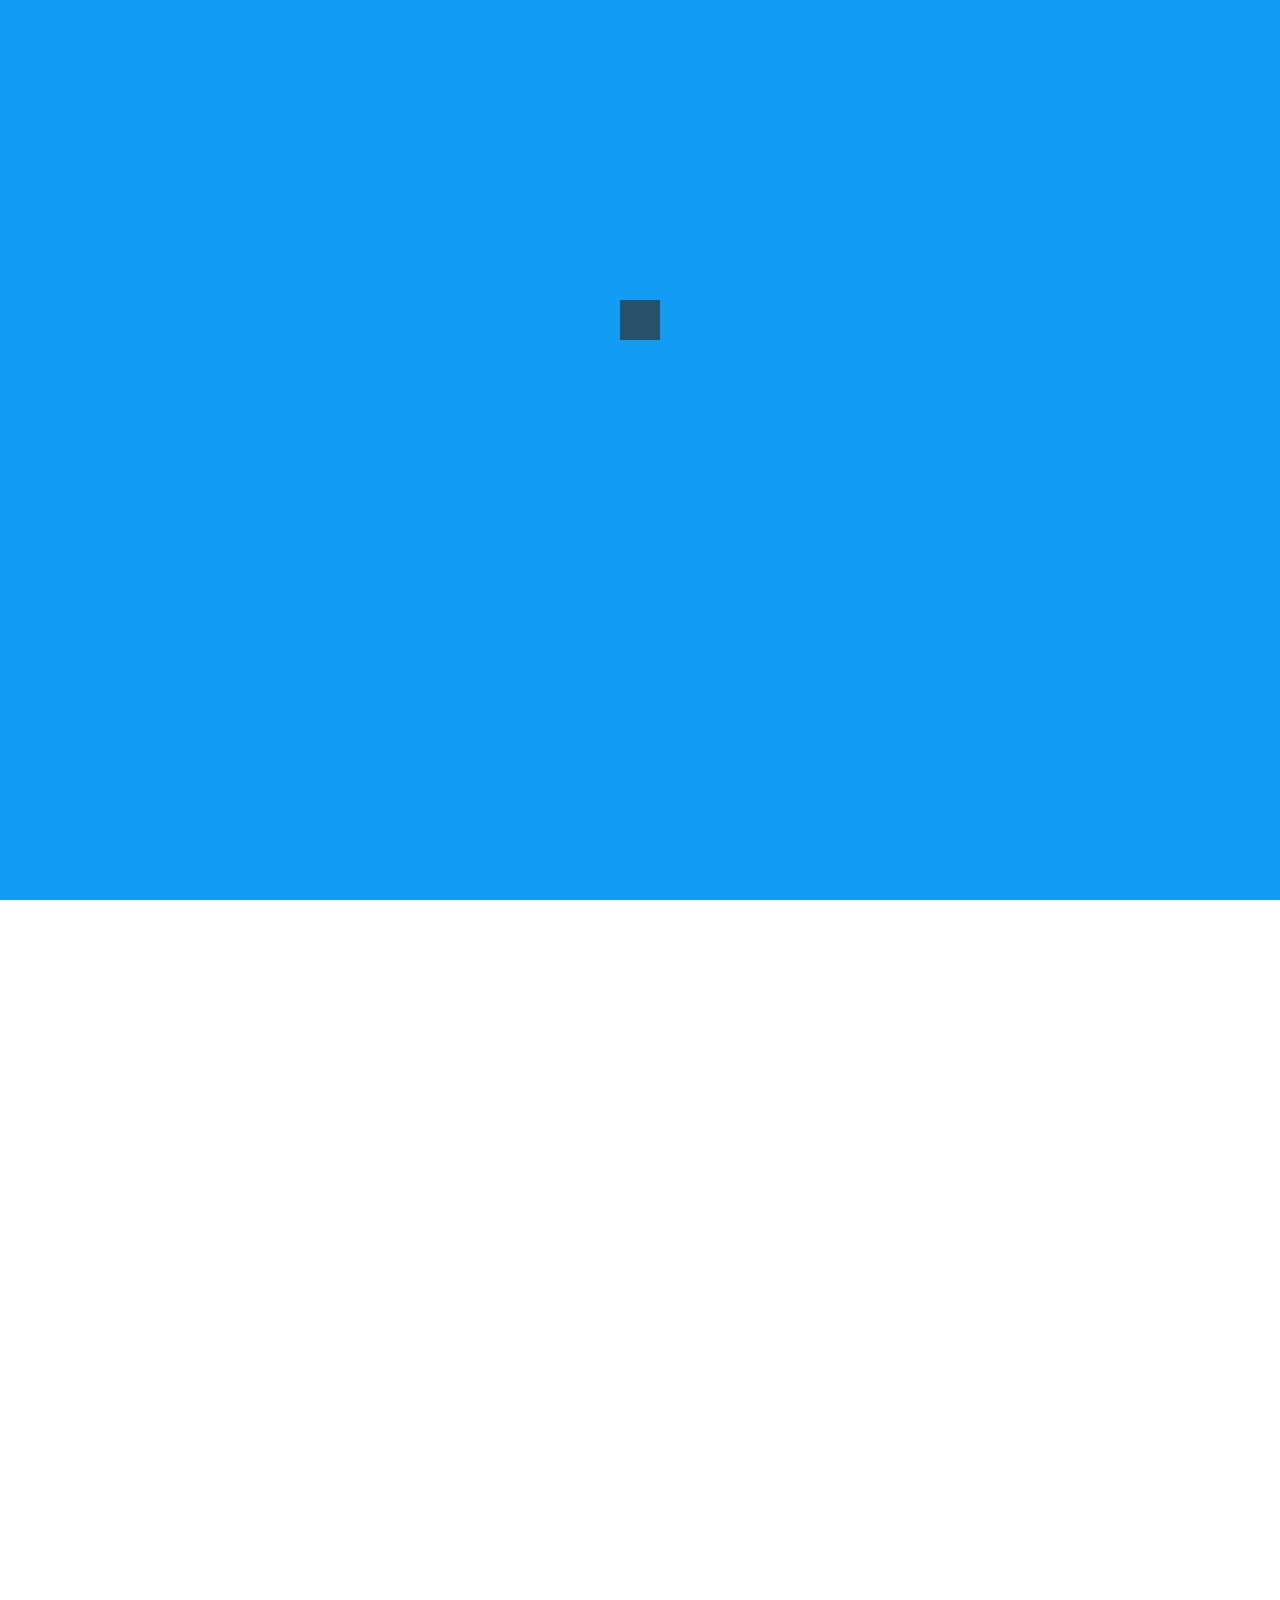
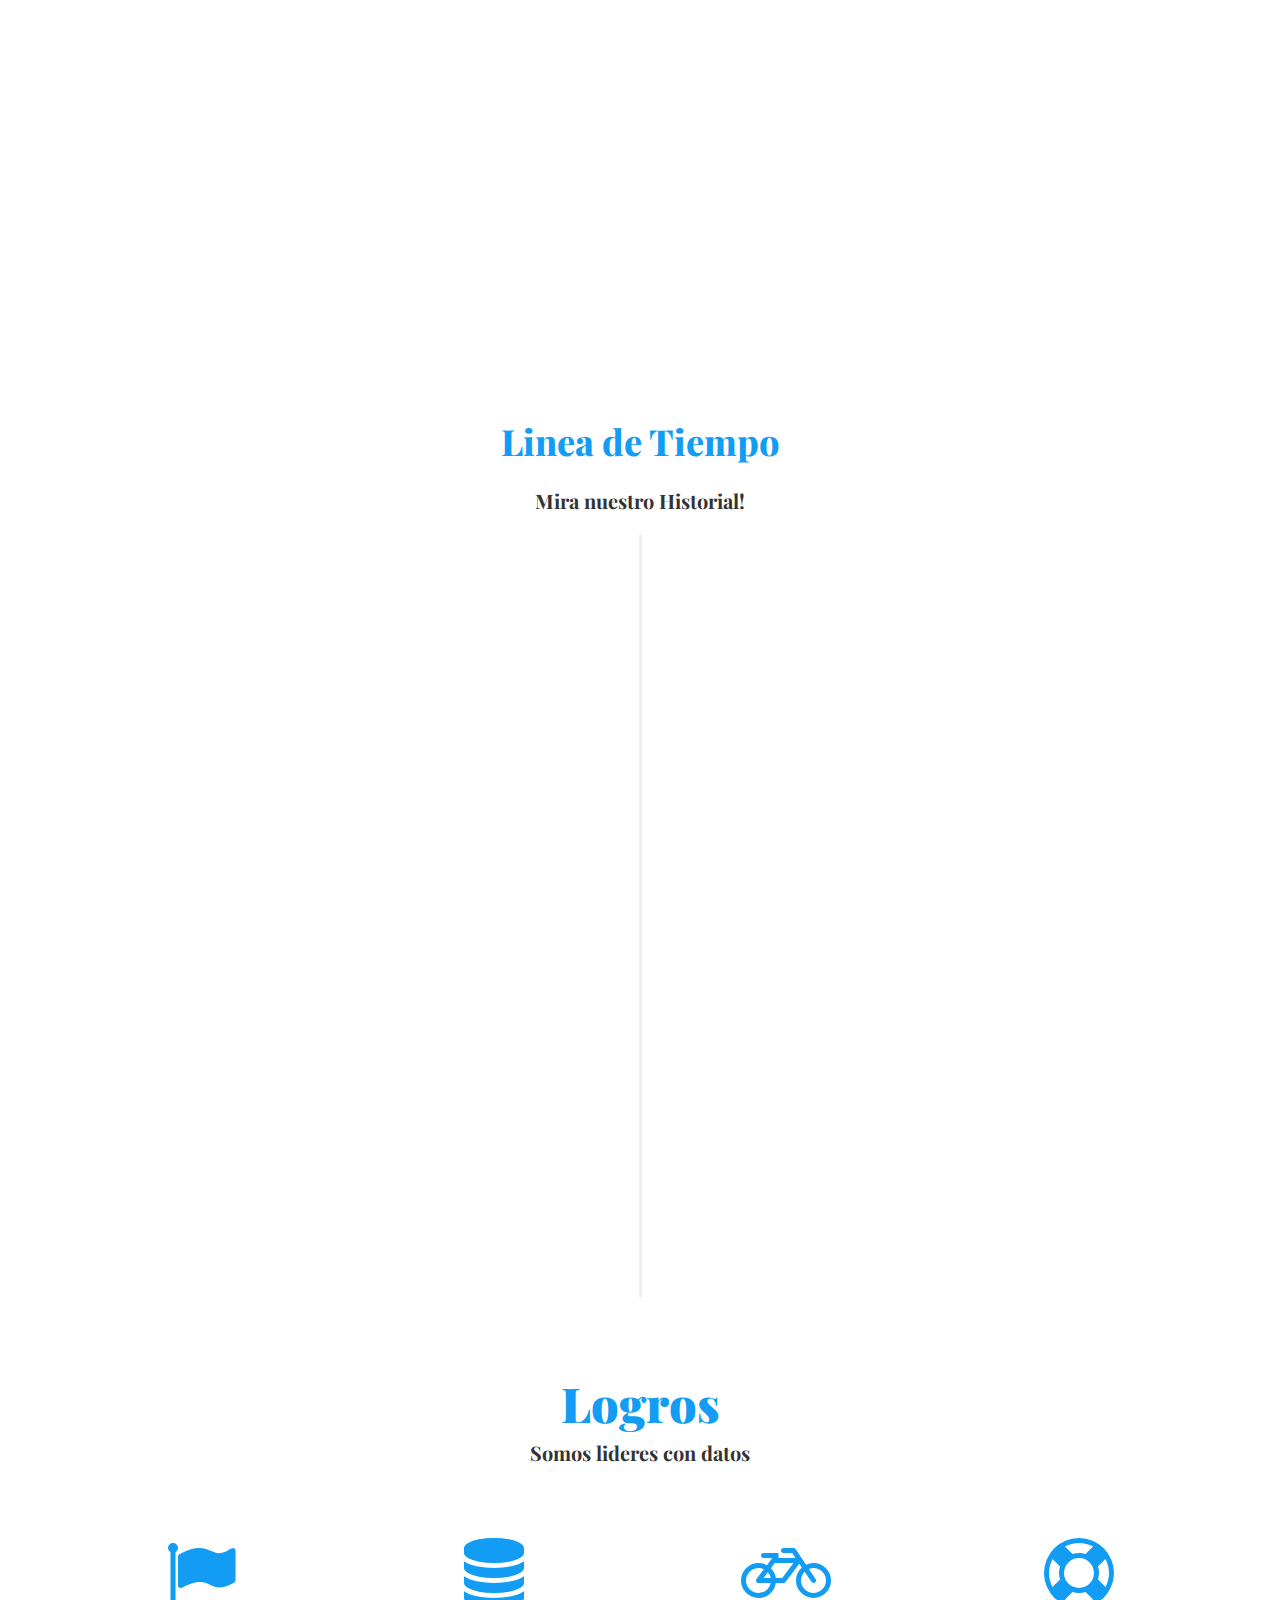
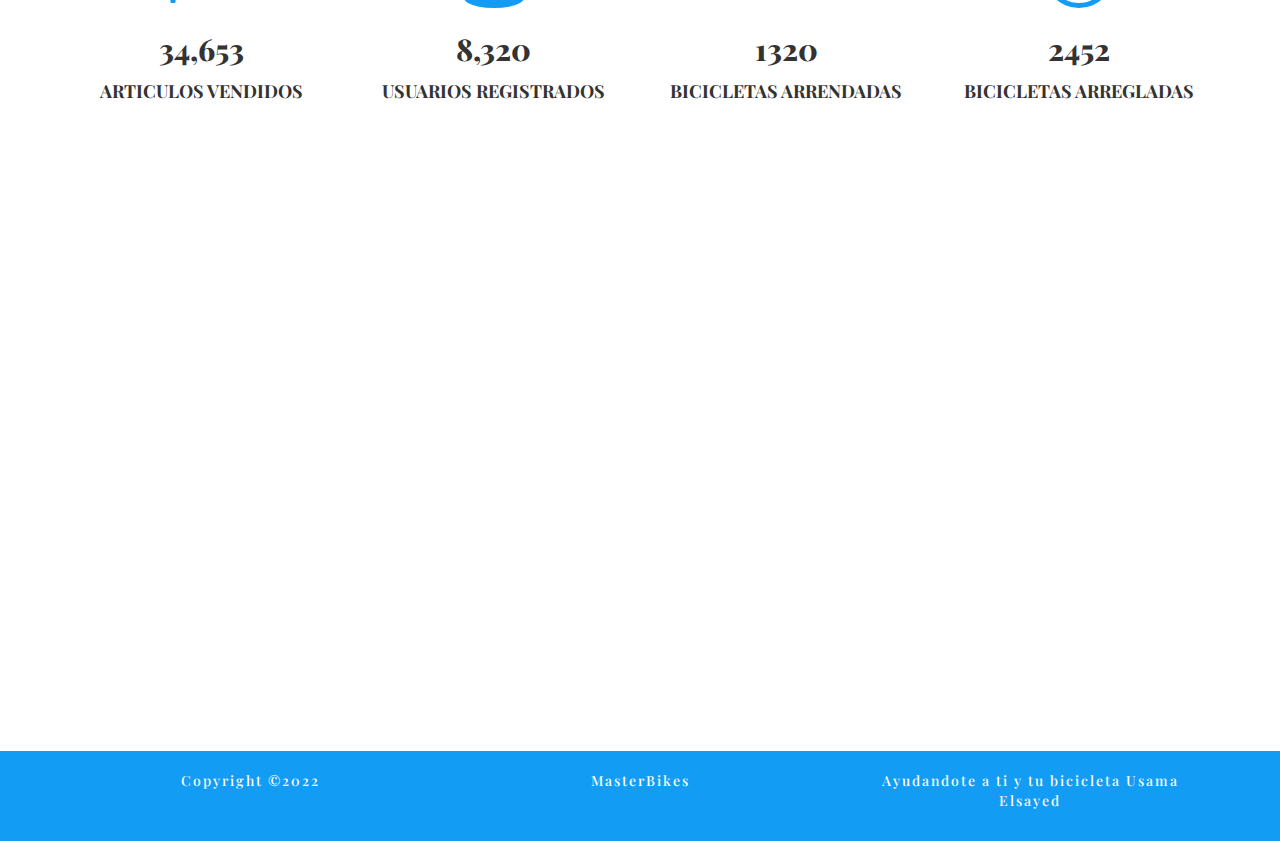
<file: index.html>
<!DOCTYPE html>
<html>
    <head>
        <title>
            MasterBikes
        </title>
        <meta charset="utf-8">
        <!--CSS-->
        <link rel="stylesheet" type="text/css" href="css/font-awesome.min.css">
        <link rel="stylesheet" type="text/css" href="css/bootstrap.min.css">
        <link rel="stylesheet" type="text/css" href="css/style.css">
        <link rel="stylesheet" type="text/css" href="css/animate.css">
        <!--Google Fonts-->
        <link href="https://fonts.googleapis.com/css?family=Playfair+Display" rel="stylesheet">
        <link href="https://fonts.googleapis.com/css?family=Josefin+Sans" rel="stylesheet">
    </head>
    <body>
       <header class="header" id="HOME">
                 <!-- Navigation -->
            <nav class="navbar navbar-default navbar-fixed-top">
                <div class="container">
                    <!-- Brand and toggle get grouped for better mobile display -->
                    <div class="navbar-header">
                      <button type="button" class="navbar-toggle collapsed" data-toggle="collapse" data-target="#loso-navbar-collapse-1" aria-expanded="false">
                        <span class="sr-only">Toggle navigation</span>
                        <span class="icon-bar"></span>
                        <span class="icon-bar"></span>
                        <span class="icon-bar"></span>
                      </button>
                      <a class="navbar-brand" href="#">
                          <!-- small size logo -->
                          <img src="images/logobike.png" alt="logo">

                        </a>
                    </div>

                <!-- Collect the nav links, forms, and other content for toggling -->
                <div class="collapse navbar-collapse" id="loso-navbar-collapse-1">
                  <ul class="nav navbar-nav navbar-right">
                        <li><a href="#HOME" class="nav-item">Inicio</a></li>
                        <li><a href="#about" class="nav-item">Sobre Nosotros</a></li>
                        <li><a href="#performers" class="nav-item">Equipo</a></li>
                        <li><a href="#timeline" class="nav-item">Linea de tiempo</a></li>
                        <li><a href="#numbers" class="nav-item">Logros</a></li>
                        <li><a href="#contact-us" class="nav-item">Contactanos</a></li>
                        <li><a href="carrito.html" class="nav-item">Carrito</a></li>
                        <li><a href="login.html" class="nav-item">Login</a></li>
                  </ul>
                </div><!-- /.navbar-collapse -->
              </div><!-- /.container-fluid -->
</nav>
           <div class="header-overlay">
               <div class="container">
                   <div class="row">
                    <div class="col-md-12">
                        <!--Logo-->
                        <div class="logo text-center">
                            <img src="images/logobike.png" height="80px" width="80px" class="logoimg" />
                        </div>
                    </div>
                    <div class="row">
                    <div class="col-md-8 wow bounceIn">
                        <div class="header-text">
                            <h1>Estamos para ayudarte</h1>
                            <p>Registrate en nuestra pagina y podras disfrutar de nuestro excelente servicio</p>
                        </div>
                        <div class="header-btns">
                          <a href="#about">
                              <i class="fa fa-angle-down wow bounceInUp"></i>
                          </a>
                      </div>
                    </div>
                    <div class="col-md-4">
                       <div class="header-col"></div>
                    </div>
                </div>
                </div>
                   <div class="row"></div>
               </div>
           </div>
       </header>
       <!--Section About-->
       <section id="about">
           <div class="section-about">
              <div class="container">
                  <div class="row">
                      <div class="col-md-12 wow bounceIn">
                          <h2 class="section-title">Sobre MasterBikes</h2>
                          <p class="under-heading">Conoce nuestros servicios</p>
                      </div>
                  </div>
              </div>
               <div class="section-wrapper">
                   <div class="container">
               <div class="row">
                   <div class="col-md-4 wow bounceInDown">
                           <a href="#"><i class="fa fa-user fa-5x square"></i></a>
                           <h3 class="heading">Productos</h3>
                           <p class="col-caption">Compre piezas y accesorios para su bicicleta aqui tenemos de todo</p>
                   </div>
                    <div class="col-md-4 wow bounceInDown">
                           <a href="#"><i class="fa fa-bicycle fa-5x"></i></a>
                           <h3 class="heading">Arriendo de bicicletas</h3>
                           <p class="col-caption">Pide un dia para andar en bicicleta y devuelvela al dia siguente</p>
                    </div>
                    <div class="col-md-4 wow bounceInRight">
                           <a href="#"><i class="fa fa-location-arrow fa-5x"></i></a>
                           <h3 class="heading">Seguimiento de arreglos</h3>
                           <p class="col-caption">Deje su bicicleta en manos de profesionales y sepa en actualizaciones en tiempo real como esta siendo arreglada</p>
                    </div>
               </div>
           </div>
               </div>
           </div>
       </section><!--end of about section-->
       <!--Performers Section-->
       <section class="performer-section" id="performers">
           <div class="performer wow flipInY">
            <div class="performer-overlay">
                      <div class="container">
                          <div class="row">
                              <div class="col-md-12">

                                <h2 class="section-title">Equipo destacado</h2>

                              </div>
                          </div>
                      </div>
                       <div class="section-wrapper">
                           <div class="container">
                           <div class="row">
                            <div class="col-md-12">
                            <div id="carousel-performer" class="carousel slide" data-ride="carousel">
                                  <!-- Indicators -->
                                  <ol class="carousel-indicators">
                                    <li data-target="#carousel-performer" data-slide-to="0" class="active"></li>
                                    <li data-target="#carousel-performer" data-slide-to="1"></li>
                                    <li data-target="#carousel-performer" data-slide-to="2"></li>
                                  </ol>
                                  <!-- Wrapper for slides -->
                                  <div class="carousel-inner" role="listbox">
                                    <div class="item active">
                                      <img src="images/new_icons_02.png" alt="Client01">
                                      <div class="performer-caption">
                                        <h2>Adrian Koussa <span class="job"> Dueño </span></h2>
                                        <p>Adrian es codirector del equipo. Ha estado diseñando y creando juegos durante años, creando mundos locos para que la gente husmee y explore. Le encantan los juegos desde que su papá encontró las botas de alas para él en Zelda 2, y quiere recrear esa experiencia de aventura y emoción para otras personas.</p>
                                      </div>
                                    </div>
                                    <div class="item">
                                      <img src="images/new_icons_03.png" alt="Client02">
                                      <div class="performer-caption">
                                        <h2>Mohamed Koussa<span class="job"> Administrador </span></h2>
                                        <p>Mohamed es el codificador supremamente talentoso del Equipo. Mohamed ha estado construyendo los sistemas, ajustando y optimizando y agregando un conjunto de todas las características nuevas y emocionantes. Jack ha trabajado con Team desde hace algún tiempo, siendo fundamental en los lanzamientos de consola de Hollow Knight y en el desarrollo de su gran paquete final de contenido gratuito, Godmaster.</p>
                                      </div>
                                    </div>
                                    <div class="item">
                                      <img src="images/new_icons_01.png" alt="Client03">
                                      <div class="performer-caption">
                                        <h2>Monika Kuznetsov <span class="job"> Gerente</span></h2>
                                        <p>Monika es codirector del equipo Cherry. Anteriormente dirigió el estudio de animación Mechanical Apple y ha trabajado en innumerables proyectos en películas, juegos y videos musicales. Monika ha estado modificando juegos desde antes de que las computadoras fueran en color y le encantan desde su primer alquiler de juegos: Faxanadu para NES.</p>
                                      </div>
                                    </div>
                                   </div>
                           </div>
                        </div>
                       </div>
                       </div>
                       </div>
               </div>
               </div>
       </section><!--End of Performers-->
       <section class="why-us" id="timeline">
            <div class="section-timeline">
                <div class="container">
                    <h2 class="heading">Linea de<span class="bold-green"> Tiempo</span></h2>
                    <p class="lead under-heading text-center">Mira nuestro Historial!</p>
                    <ul class="timeline">
                        <li>
                            <div class="timeline-badge"><span class="counteryear">2018</span></div>
                            <div class="timeline-panal wow bounceIn">
                                <div class="timeline-heading">
                                    <h4 class="timeline-title">Lideres en arrendar <span class="blue-underline"> Bicicletas</span> </h4>
                                    <p><small class="text-muted"><i class="fa fa-clock-o"></i> 3 meses </small></p>
                                </div>
                                <div class="timeline-body"><p>Somos los mejores de la competencia con el auspicio de grandes marcas para arrendar bicicletas para sus trabajadores</p></div>
                            </div><!--end of timeline panel-->
                        </li>
                        <li class="timeline-inverted">
                            <div class="timeline-badge"><span class="counteryear">2020</span></div>
                            <div class="timeline-panal  wow bounceIn">
                                <div class="timeline-heading">
                                    <h4 class="timeline-title"><span class="blue-underline">Expandiendo</span> Fronteras</h4>
                                    <p><small class="text-muted"><i class="fa fa-clock-o" aria-hidden="true"></i> 8 meses </small></p>
                                </div>
                                <div class="timeline-body"><p>Desde hoy creamos un sistema especializado para arreglar bicicletas si quieres pedir una hora entra a nuestra pagina web y sigue tu pedido monitoreado</p></div>
                            </div><!--end of timeline panel-->
                        </li>
                        <li>
                            <div class="timeline-badge"><span class="counteryear">2021</span></div>
                            <div class="timeline-panal wow bounceIn">
                                <div class="timeline-heading">
                                    <h4 class="timeline-title"><span class="blue-underline">5K</span> de Usuarios</h4>
                                    <p><small class="text-muted"><i class="fa fa-clock-o" aria-hidden="true"></i> 1 mes </small></p>
                                </div>
                                <div class="timeline-body"><p>Muchas gracias esto no seria nada si no apoyaran esta nueva plataforma!</p></div>
                            </div><!--end of timeline panel-->
                        </li>
                    </ul>
                </div>
            </div>
        </section><!--end of timeline-->
        <section id="numbers">
            <div class="numbers-section">
                <div class="container">
                    <div class="row">
                        <div class="col-md-12">
                            <h2 class="section-title">Logros</h2>
                            <p class="under-heading">Somos lideres con datos</p>
                        </div>
                    </div>
                </div>
                <div class="section-wrapper">
                    <div class="container">
                        <div class="row">
                            <div class="col-md-3">
                                <div class="num-data block-inline">
                                    <i class="fa fa-flag fa-5x"></i>
                                    <div class="counter">34,653</div>
                                    <p>Articulos vendidos</p>
                                </div>
                            </div>
                            <div class="col-md-3">
                                <div class="num-data block-inline">
                                    <i class="fa fa-database fa-5x"></i>
                                    <div class="counter">8,320</div>
                                    <p>Usuarios Registrados</p>
                                </div>
                            </div>
                            <div class="col-md-3">
                                <div class="num-data block-inline">
                                    <i class="fa fa-bicycle fa-5x"></i>
                                    <div class="counter">1320</div>
                                    <p>Bicicletas arrendadas</p>
                                </div>
                            </div>
                            <div class="col-md-3">
                                <div class="num-data block-inline">
                                    <i class="fa fa-life-ring fa-5x"></i>
                                    <div class="counter">2452</div>
                                    <p>Bicicletas arregladas</p>
                                </div>
                            </div>
                        </div>
                    </div>
                </div>
            </div>
        </section>
        <section id="contact-us">
            <div class="contact-us">
                <div class="container">
                    <div class="row">
                        <div class="col-md-12 wow bounceInDown">
                            <h2 class="section-title">Trabaja con Nosotros</h2>
                            <p class="under-heading">Contactanos</p>
                        </div>
                    </div>
                </div>
                <div class="section-wrapper">
                    <div class="container">
                        <form role="form">
                            <div class="row">
                            <div class="col-md-6 wow bounceInLeft">
                                    <div class="form-group">
                                        <input type="text" placeholder="Su Nombre" class="form-control input-lg">
                                    </div>
                                    <div class="form-group">
                                        <input type="text" placeholder="Su email" class="form-control input-lg">
                                    </div>
                                    <div class="form-group">
                                        <input type="text" placeholder="Especialidad" class="form-control input-lg">
                                    </div>
                            </div>
                            <div class="col-md-6 wow bounceInRight">
                               <div class="form-group">
                                <textarea placeholder="Escriba su mensaje" class="form-control "></textarea>
                               </div>
                               <button class="btn btn-primary btn-block input-lg">Enviar</button>
                            </div>
                        </div>
                        </form>
                    </div>
                    <div class="container">
                        <div class="row">
                            <div class="col-md-12">
                                <div class="social-icons wow slideInDown">
                                    <ul class="list-unstyled">
                                        <li><a href="#"><i class="fa fa-facebook fa-3x"></i></a></li>
                                        <li><a href="https://twitter.com/ohFrezyx/status/1541109634831978497"><i class="fa fa-twitter fa-3x"></i></a></li>
                                        <li><a href="https://www.youtube.com/watch?v=dQw4w9WgXcQ"><i class="fa fa-youtube fa-3x"></i></a></li>
                                        <li><a href="#"><i class="fa fa-instagram fa-3x"></i></a></li>
                                    </ul>
                                </div>
                            </div>
                        </div>
                    </div>
                </div>
            </div>
        </section>
        <section id="footer">
            <div class="footer-section">
                <div class="container">
                    <div class="row">
                        <div class="col-md-4">
                            <p class="footer-text" >Copyright <span class="copyright"> &copy;</span>2022</p>
                        </div>
                        <div class="col-md-4">
                            <p class="footer-text">MasterBikes</p>
                        </div>
                        <div class="col-md-4">
                            <p class="footer-text">Ayudandote a ti y tu bicicleta <span class="usama"><a href="https://www.facebook.com/UsamaElsayed90">Usama Elsayed</a></span></p>
                        </div>
                    </div>
                </div>
            </div>
        </section>
        <section class="loading-overlay">
       <div class="sk-cube-grid">
        <div class="sk-cube sk-cube1"></div>
        <div class="sk-cube sk-cube2"></div>
        <div class="sk-cube sk-cube3"></div>
        <div class="sk-cube sk-cube4"></div>
        <div class="sk-cube sk-cube5"></div>
        <div class="sk-cube sk-cube6"></div>
        <div class="sk-cube sk-cube7"></div>
        <div class="sk-cube sk-cube8"></div>
        <div class="sk-cube sk-cube9"></div>
       </div>
       </section>

        <script src="js/jquery.js"></script>
        <script src="js/bootstrap.min.js"></script>
        <script src="js/plugins.js"></script>
        <script src="js/jquery.counterup.min.js"></script>
        <script src="js/jquery.waypoints.min.js"></script>
        <script src="js/jquery.nicescroll.min.js"></script>
        <script src="js/wow.min.js"></script>
        <script>new WOW().init();</script>
    </body>
</html>
</file>
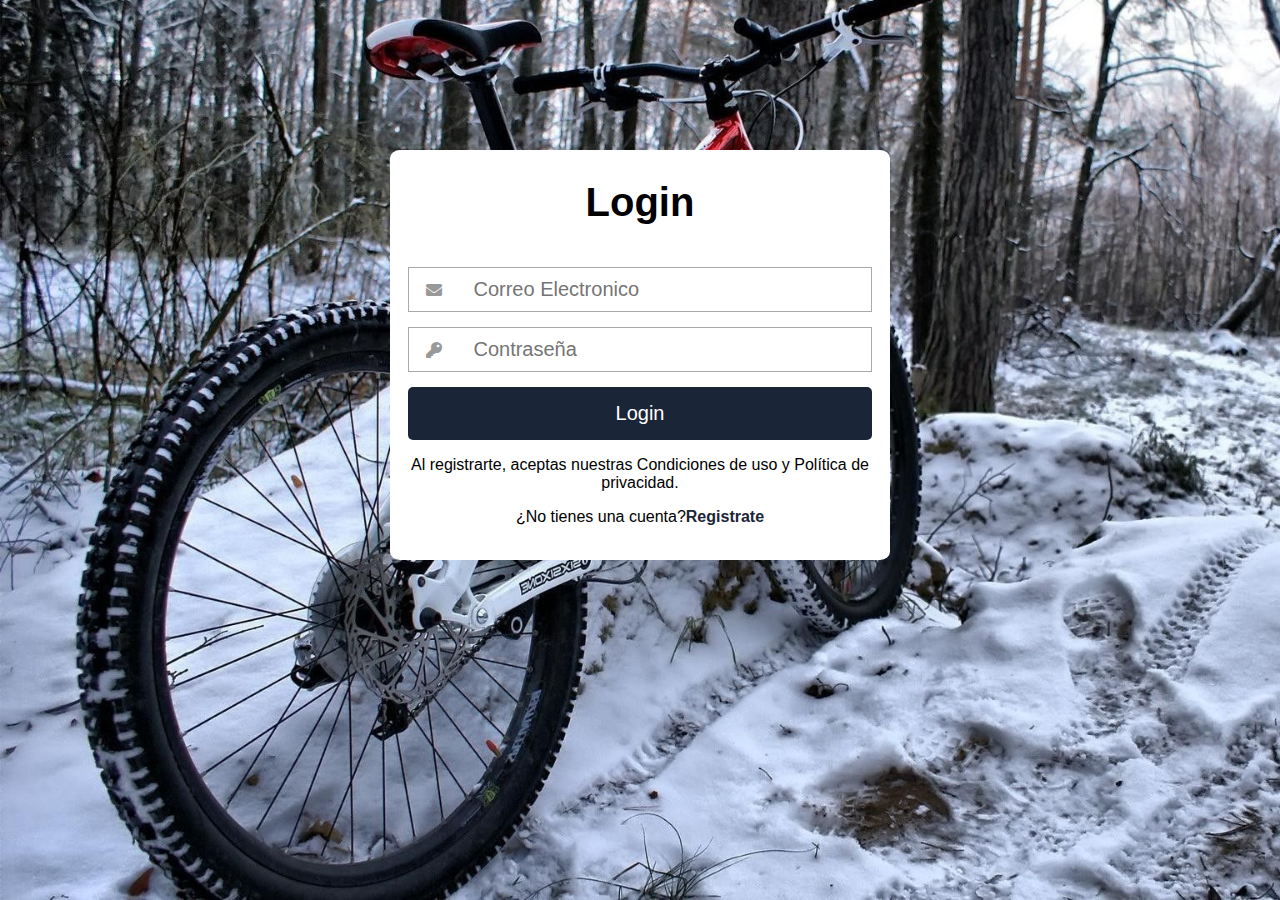
<file: login.html>
<!DOCTYPE html>
<html lang="en">
<head>
    <meta charset="UTF-8">
    <meta http-equiv="X-UA-Compatible" content="IE=edge">
    <meta name="viewport" content="width=device-width, initial-scale=1.0">
    <title>Document</title>
    <link rel="stylesheet"
    href="https://use.fontawesome.com/releases/v5.6.3/css/all.css" >
        <link rel="stylesheet" href="css/estilos.css">
</head>
<body>
    <form class="formulario">
        <h1>Login</h1>
        <div class="contenedor">
        <div class="input-contenedor">
            <i class="fas fa-envelope icon"></i>
            <input type="text" placeholder="Correo Electronico">
        </div>
        <div class="input-contenedor">
            <i class="fas fa-key icon"></i>
            <input type="password" placeholder="Contraseña">
        </div>
        <input type="submit" value="Login" class="button">
        <p>Al registrarte, aceptas nuestras Condiciones de uso y Política de privacidad.</p>
        <p>¿No tienes una cuenta?<a class="link" href="registro.html">Registrate</a></p>
        </div>
    </form>
</body>
</html>
</file>
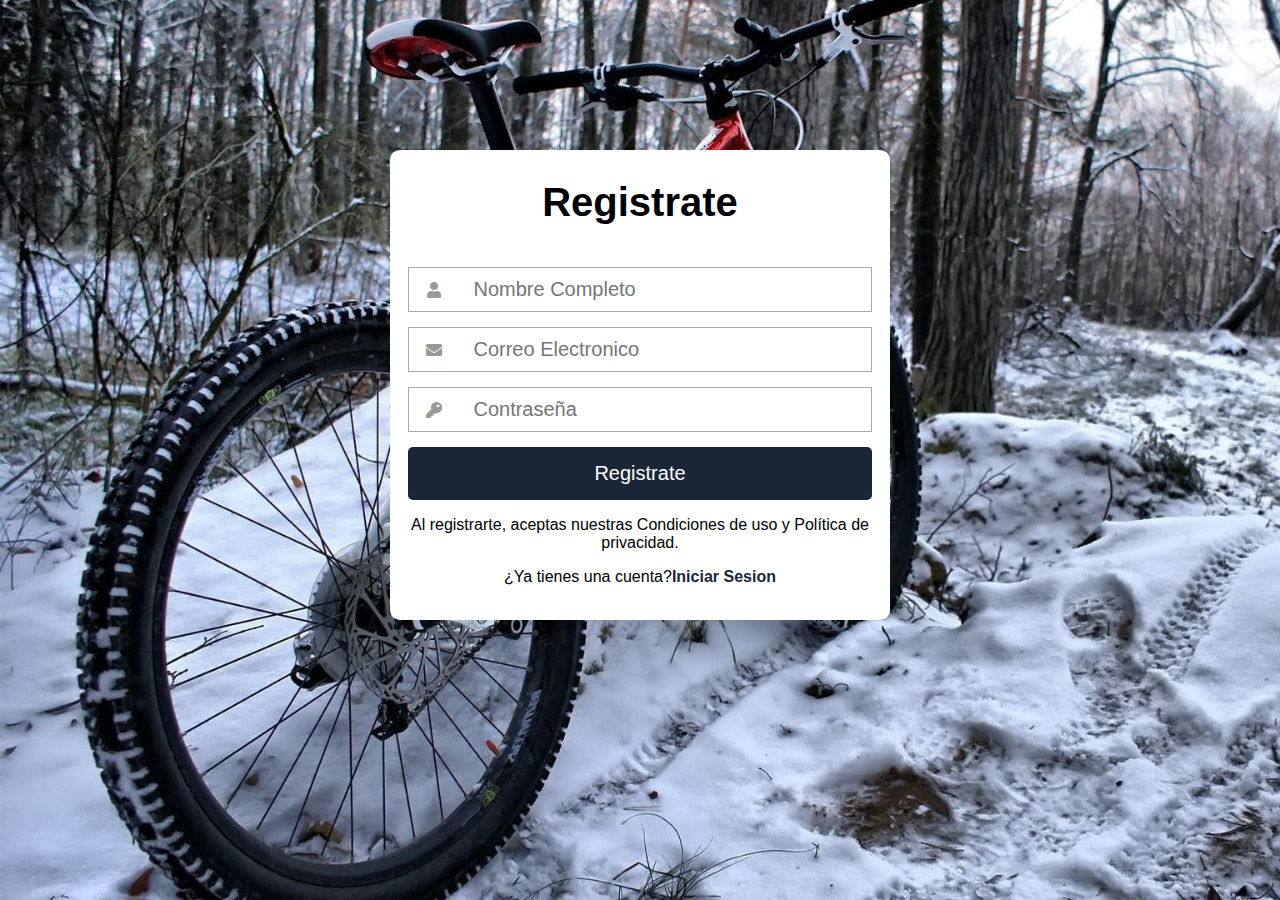
<file: registro.html>
<!DOCTYPE html>
<html lang="en">
<head>
    <meta charset="UTF-8">
    <meta http-equiv="X-UA-Compatible" content="IE=edge">
    <meta name="viewport" content="width=device-width, initial-scale=1.0">
    <title>Document</title>
    <link rel="stylesheet"
    href="https://use.fontawesome.com/releases/v5.6.3/css/all.css" >
        <link rel="stylesheet" href="css/estilos.css">
</head>
<body>
    <form class="formulario">
        <h1>Registrate</h1>
        <div class="contenedor">
        <div class="input-contenedor">
            <i class="fas fa-user icon"></i>
            <input type="text" placeholder="Nombre Completo">
        </div>
        <div class="input-contenedor">
            <i class="fas fa-envelope icon"></i>
            <input type="text" placeholder="Correo Electronico">
        </div>
        <div class="input-contenedor">
            <i class="fas fa-key icon"></i>
            <input type="password" placeholder="Contraseña">
        </div>
        <input type="submit" value="Registrate" class="button">
        <p>Al registrarte, aceptas nuestras Condiciones de uso y Política de privacidad.</p>
        <p>¿Ya tienes una cuenta?<a class="link" href="login.html">Iniciar Sesion</a></p>
        </div>
    </form>
</body>
</html>
</file>
<file: css/style.css>
* {
    margin: 0;
    padding: 0;
}

h1 {
    font-family: 'Josefin Sans', sans-serif;
}
body {
    font-family: 'Playfair Display', serif;
    overflow-y: scroll;
    overflow-x: hidden;
}
p {
    font-size: 14px;
}
.blue-underline {
    text-decoration: underline;
    color: #129CF3;
}
/* =========== Navigation ============ */

.navbar-default {
    background-color: transparent;
    border-color: #444;
    z-index: 110;
    transition: all 1s;
    -moz-transition: all 1s;
    -o-transition: all 1s;
    -webkit-transition: all 1s;
}
.navbar-default .navbar-nav > li > a {
    color: #B5B5B5;
    font-family: 'Josefin Sans', sans-serif;
    transition: all 1s;
    -moz-transition: all 1s;
    -o-transition: all 1s;
    -webkit-transition: all 1s;
    
}
.navbar-default .navbar-nav > li > a:hover {
    color: #129CF3;
}
.navbar-default .navbar-nav > li > a:focus {
    color: #B5B5B5;
}
.navbar-brand {
    padding: 9px 15px;
}
.navbar-brand img  {
     transition: all 1s;
    -moz-transition: all 1s;
    -o-transition: all 1s;
    -webkit-transition: all 1s;
}
.navbar-default .navbar-nav > .active>a, 
.navbar-default .navbar-nav > .active>a:hover,
.navbar-default .navbar-nav > .active>a:focus {
    background-color: transparent;
    color: #129CF3;
} 


.header {
    background-image: url(../images/header-bg.jpg);
    background-attachment: fixed;
    background-repeat: no-repeat;
    background-size: cover;
    -moz-background-size : cover;
    -o-background-size : cover;
    -webkit-background-size : cover;
}
.header-col {
    height: 600px;
    
    
}
.header-col .header-form {
    /*border: 2px solid #129CF3;*/
    padding: 20px;
    margin-top: 130px;
    text-align: center;
}
.header-col .form-control {
    
    
}
.header-col input[type=text] {
    background-color: transparent;
    color: #129CF3;
    font-weight: 400;
    border-radius: 0;
    border: 2px solid #129CF3;
}
.header-col h2 {
    color: #129CF3;
    padding-bottom: 12px;
}
.header-col .btn-primary {
    width: 100%;
    background-color: transparent;
    font-weight: 600;
    font-family: 'Playfair Display', serif;
    font-size: 20px;
    letter-spacing: 3px;
    border: 2px solid #129CF3;
    transition: all 0.7s;
    -webkit-transition: all 0.7s;
    -moz-transition: all 0.7s;
    -o-transition: all 0.7s;
    
}
.header-col .btn-primary:hover {
    width: 100%;
    background-color: #129CF3;
    font-weight: 600;
    font-family: 'Playfair Display', serif;
    font-size: 20px;
    border: 2px solid #129CF3;
    
}
.header-text h1 {
    color: #129CF3;
    font-family: 'Playfair Display', serif;
    font-weight: 300;
    font-size: 48px;
    line-height: 60px;
    padding-top: 120px;
}
.header-text p {
    color: #fff;
    font-family: 'Josefin Sans', sans-serif; 
    font-weight: 300;
    font-size: 30px;
    line-height: 45px;
    
}
.logoimg {
    padding-top: 10px;
}
.header-overlay {
    background-color: rgba(31, 31, 31, 0.75);
}

.header-btns {
    margin-top: 30px;
    margin-bottom: 50px;
}

.header-btns i {
    color:#129CF3;
    padding-left: 300px;
    font-size: 70px;
    transition: 0.75s;
}
.header-btns i:hover {
    color:#fff;
    transition: 0.75s;
}
.section-about {
    text-align: center;
    padding-bottom: 8rem;
    padding-top: 5rem;
    background-image: url(../images/crossword.png);
    background-attachment: fixed;
    
}
.section-title {
    color:#129CF3;
    font-size: 48px;
    font-weight: 900;
    padding-top: 2rem;
    
    text-align: center;
    font-family: 'Playfair Display', serif;
}
.fa-user,
.fa-bicycle,
.fa-location-arrow {
    color:#333;
    padding-bottom: 10px;   
    transition: .9s;
}
.fa-user:hover,
.fa-bicycle:hover,
.fa-location-arrow:hover {
    color:#129CF3;
    transition: 0.9s;
}
.heading {
    font-family: 'Playfair Display', serif;
    color:#129CF3;
    font-weight: 800;
    font-size: 36px;
    padding-bottom: 15px;
    text-align: center;
}
.col-caption {
    color: #333;
    font-family: 'Josefin Sans', sans-serif; 
    font-size: 22px;
    
}
.performer {
    background-image: url(../images/testimonial-bg.jpg);
    background-attachment: fixed;
    background-size: cover;
    text-align: center;
}

.performer-overlay {
    background-color: rgba(31, 31, 31, .70);
}
.carousel-inner .item img {
    padding: 5px;
    border: solid 2px #129CF3;
    border-radius: 50%;
    margin: 0 auto;
    width: 110px;
    height: 110px;
}
.carousel-inner .item h2 {
    color: #129CF3;
    font-family: 'Playfair Display', serif;
    padding-bottom: 15px;
}
.job {
    color: #fff;
    font-size: 18px;
    text-transform: uppercase;
    
}
.performer-caption p {
    color: #fff;
    font-size: 26px;
    line-height: 50px;
    font-family: 'Josefin Sans', sans-serif;
    padding-bottom: 40px;
    
}
.carousel-indicators {
    bottom: 12px;
    
}
.carousel-indicators > li {
    border: 1px solid #129Cf3;
}
.carousel-indicators .active {
    background-color: #129CF3;
}
/*SECTION-TIMELINE*/

.section-timeline {
    background-color: white;
    padding-top: 5rem;
}
.timeline {
    list-style: none;
    padding: 20px 0 80px;
    padding-top: 50px;
    position: relative;
}
.timeline:before{
    top:0;
    bottom: 0;
    position: absolute;
    content: " ";
    width: 3px;
    background-color: #eeeeee;
    left: 50%;
    margin-left: -1.5px;
    
}
.timeline > li {
    margin-bottom: 20px;
    position: relative;
}
.timeline > li:before,
.timeline > li:after {
    display: table;
    content: " ";
}
.timeline > li:after {
    clear: both;
}
.timeline > li > .timeline-panal {
    width: 50%;
    float: left;
    border: 1px solid #d4d4d4;
    border-radius: 2px;
    padding: 20px;
    position: relative;
    box-shadow: 0 1px 6px rgba(0, 0, 0, 0.175);
    
}
.timeline p {
    font-family: 'Josefin Sans', sans-serif;;
    font-weight: 700;
}
.timeline > li:not(.timeline-inverted) {
    padding-right: 90px;
}
.timeline > li.timeline-inverted {
    padding-left: 90px;
}

.timeline > li > .timeline-badge > .counteryear {
    color: #FFF;
    font-weight: 900;
}
.timeline > li.timeline-inverted > .timeline-panal {
    float: right;
}
.timeline-title {
    font-size: 20px;
    font-weight: 700;
    font-family: 'Playfair Display', serif;
}
.under-heading {
    font-weight: 700;
    text-align: center;
    font-size: 20px;
    font-family: 'Playfair Display', serif;
}

.section-wrapper {
    margin-top: 60px;
    text-align: center;
}
.numbers-section {
    padding-top: 3rem;
    padding-bottom: 5rem;
    background-image: url(../images/crossword.png);
    background-attachment: fixed;
    
}
.numbers-section .num-data  i {
    color: #129CF3;
    padding-bottom: 20px;
    transition: all .7s;
    -webkit-transition: all .7s;
    -moz-transition: all .7s;
    -o-transition: all .7s;
}
.numbers-section .num-data  i:hover {
    color: #333;
}
.numbers-section .num-data .counter {
    font-size: 30px;
    font-weight: 800;
    padding-bottom: 8px;
}
.numbers-section .num-data p {
    font-size: 18px;
    text-transform: uppercase;
    font-weight: 700;
    font-family: 'Playfair Display', serif;
}
.contact-us {
    padding-bottom: 5rem;
    padding-top: 3rem;
    
}
.contact-us textarea {
    height: 105px;
}
.contact-us .social-icons {
    padding-top: 45px;
    padding-bottom: 25px;
}
.contact-us li {
    display: inline-block;
    padding-left: 20px;
}
.contact-us .list-unstyled i {
    color: #129CF3;
    transition: all 0.75s;
    -webkit-transition: all 0.75s;
    -o-transition: all 0.75s;
    -moz-transition: all 0.75s;
}
 .contact-us .list-unstyled i:hover {
    color: #333;
    
}   
.footer-section {
    padding-bottom: 20px;
    padding-top: 20px;
    background-color: #129CF3;
    color: #FFF;
    text-align:center;
    font-weight: 500;
    font-size: 20px;
    letter-spacing: 2px;
}    
.usama a {
    color: #fff;
    text-decoration: none;
    
}    
.usama a:hover {
    color: #333;
    text-decoration: underline;
    
}
.loading-overlay {
    width: 100%;
    height: 100%;
    position: fixed;
    top: 0;
    left: 0;
    z-index: 99999;
    background: #129CF3;
    
}
/*spinner*/
.sk-cube-grid {
  width: 40px;
  height: 40px;
  margin: 300px auto;
}

.sk-cube-grid .sk-cube {
  width: 33%;
  height: 33%;
  background-color: #333;
  float: left;
  -webkit-animation: sk-cubeGridScaleDelay 1.3s infinite ease-in-out;
          animation: sk-cubeGridScaleDelay 1.3s infinite ease-in-out; 
}
.sk-cube-grid .sk-cube1 {
  -webkit-animation-delay: 0.2s;
          animation-delay: 0.2s; }
.sk-cube-grid .sk-cube2 {
  -webkit-animation-delay: 0.3s;
          animation-delay: 0.3s; }
.sk-cube-grid .sk-cube3 {
  -webkit-animation-delay: 0.4s;
          animation-delay: 0.4s; }
.sk-cube-grid .sk-cube4 {
  -webkit-animation-delay: 0.1s;
          animation-delay: 0.1s; }
.sk-cube-grid .sk-cube5 {
  -webkit-animation-delay: 0.2s;
          animation-delay: 0.2s; }
.sk-cube-grid .sk-cube6 {
  -webkit-animation-delay: 0.3s;
          animation-delay: 0.3s; }
.sk-cube-grid .sk-cube7 {
  -webkit-animation-delay: 0s;
          animation-delay: 0s; }
.sk-cube-grid .sk-cube8 {
  -webkit-animation-delay: 0.1s;
          animation-delay: 0.1s; }
.sk-cube-grid .sk-cube9 {
  -webkit-animation-delay: 0.2s;
          animation-delay: 0.2s; }

@-webkit-keyframes sk-cubeGridScaleDelay {
  0%, 70%, 100% {
    -webkit-transform: scale3D(1, 1, 1);
            transform: scale3D(1, 1, 1);
  } 35% {
    -webkit-transform: scale3D(0, 0, 1);
            transform: scale3D(0, 0, 1); 
  }
}

@keyframes sk-cubeGridScaleDelay {
  0%, 70%, 100% {
    -webkit-transform: scale3D(1, 1, 1);
            transform: scale3D(1, 1, 1);
  } 35% {
    -webkit-transform: scale3D(0, 0, 1);
            transform: scale3D(0, 0, 1);
  } 
}

#portfolio .portfolio-item {
    max-width: 26rem;
    margin-left: auto;
    margin-right: auto;
  }
  #portfolio .portfolio-item .portfolio-link {
    position: relative;
    display: block;
    margin: 0 auto;
  }
  #portfolio .portfolio-item .portfolio-link .portfolio-hover {
    display: flex;
    position: absolute;
    width: 100%;
    height: 100%;
    background: rgba(255, 200, 0, 0.9);
    align-items: center;
    justify-content: center;
    opacity: 0;
    transition: opacity ease-in-out 0.25s;
  }
  #portfolio .portfolio-item .portfolio-link .portfolio-hover .portfolio-hover-content {
    font-size: 1.25rem;
    color: white;
  }
  #portfolio .portfolio-item .portfolio-link:hover .portfolio-hover {
    opacity: 1;
  }
  #portfolio .portfolio-item .portfolio-caption {
    padding: 1.5rem;
    text-align: center;
    background-color: #fff;
  }
  #portfolio .portfolio-item .portfolio-caption .portfolio-caption-heading {
    font-size: 1.5rem;
    font-family: "Montserrat", -apple-system, BlinkMacSystemFont, "Segoe UI", Roboto, "Helvetica Neue", Arial, sans-serif, "Apple Color Emoji", "Segoe UI Emoji", "Segoe UI Symbol", "Noto Color Emoji";
    font-weight: 700;
    margin-bottom: 0;
  }
  #portfolio .portfolio-item .portfolio-caption .portfolio-caption-subheading {
    font-style: italic;
    font-family: "Roboto Slab", -apple-system, BlinkMacSystemFont, "Segoe UI", Roboto, "Helvetica Neue", Arial, sans-serif, "Apple Color Emoji", "Segoe UI Emoji", "Segoe UI Symbol", "Noto Color Emoji";
  }
  
  .portfolio-modal .modal-dialog {
    margin: 1rem;
    max-width: 100vw;
  }
  .portfolio-modal .modal-content {
    padding-top: 6rem;
    padding-bottom: 6rem;
    text-align: center;
  }
  .portfolio-modal .modal-content h2, .portfolio-modal .modal-content .h2 {
    font-size: 3rem;
    line-height: 3rem;
  }
  .portfolio-modal .modal-content p.item-intro {
    font-style: italic;
    margin-bottom: 2rem;
    font-family: "Roboto Slab", -apple-system, BlinkMacSystemFont, "Segoe UI", Roboto, "Helvetica Neue", Arial, sans-serif, "Apple Color Emoji", "Segoe UI Emoji", "Segoe UI Symbol", "Noto Color Emoji";
  }
  .portfolio-modal .modal-content p {
    margin-bottom: 2rem;
  }
  .portfolio-modal .modal-content ul.list-inline {
    margin-bottom: 2rem;
  }
  .portfolio-modal .modal-content img {
    margin-bottom: 2rem;
  }
  .portfolio-modal .close-modal {
    position: absolute;
    top: 1.5rem;
    right: 1.5rem;
    width: 3rem;
    height: 3rem;
    cursor: pointer;
    background-color: transparent;
  }
  .portfolio-modal .close-modal:hover {
    opacity: 0.3;
  }
</file>
<file: css/estilos.css>
body {
    font-family: Arial, Helvetica, sans-serif;
    margin: 0;
    background-image: url(../images/fondobike.jpg);
    background-color: #aaa;
    background-size: cover;
    background-attachment: fixed;
}
* {
    box-sizing: border-box;
}
.contenedor{
    width: 100%;
    padding: 15px;
}
.formulario{
    background: #fff;
    margin-top: 150px;
    padding: 3px;
}
h1{
    text-align: center;
    color: 1a2537;
    font-size: 40px;
}
input[type="text"],
input[type="password"]{
    font-size: 20px;
    width: 82%;
    padding: 10px;
    border: none;
}
.input-contenedor{
    margin-bottom: 15px;
    border: 1px solid #aaa;
}
.icon{
    min-width: 50px;
    text-align: center;
    color: #999;
}
.button{
    border: none;
    width: 100%;
    color: white;
    font-size: 20px;
    background: #1a2537;
    padding: 15px 20px;
    border-radius: 5px;
    cursor: pointer;
}
.button:hover{
    background: cadetblue;
}
p{
    text-align: center;
}
.link{
    text-decoration: none;
    color: #1a2537;
    font-weight: 600;
}
.link:hover{
    color: cadetblue;
}
@media(min-width:768px)
{
    .formulario{
        margin: auto;
        width: 500px;
        margin-top: 150px;
        border-radius: 2%;
    }
}
</file>
